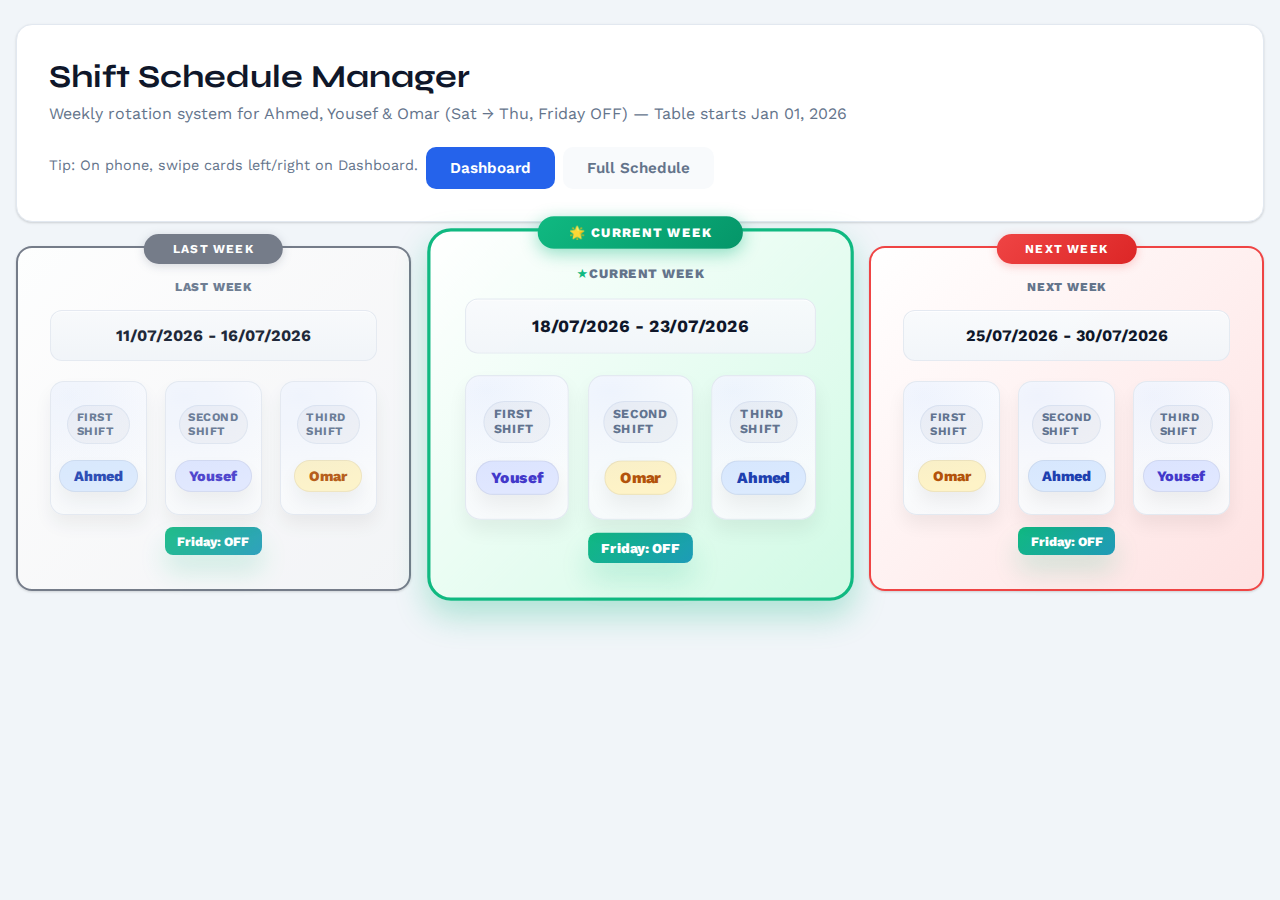
<file: index.html>
<!DOCTYPE html>
<html lang="en">
<head>
  <meta charset="UTF-8" />
  <meta name="viewport" content="width=device-width, initial-scale=1.0" />
  <title>Shift Schedule Manager</title>

  <!-- Fonts (works online; if offline, browser will fallback gracefully) -->
  <link href="https://fonts.googleapis.com/css2?family=Syne:wght@400;600;700;800&family=Work+Sans:wght@300;400;500&display=swap" rel="stylesheet">

  <link rel="stylesheet" href="style.css" />
</head>
<body>
  <div class="container">
    <header>
      <h1>Shift Schedule Manager</h1>
      <p class="subtitle">Weekly rotation system for Ahmed, Yousef &amp; Omar (Sat → Thu, Friday OFF) — Table starts Jan 01, 2026</p>

      <div class="nav-tabs">
        <div class="subtitle" style="margin-top:.6rem;font-size:.9rem;">Tip: On phone, swipe cards left/right on Dashboard.</div>
        <button class="tab-btn active" data-tab="dashboard">Dashboard</button>
        <button class="tab-btn" data-tab="schedule">Full Schedule</button>
      </div>
    </header>

    <!-- Dashboard Tab -->
    <div id="dashboard" class="tab-content active">
      <div class="dashboard" id="dashboardContent"></div>
    </div>

    <!-- Schedule Tab -->
    <div id="schedule" class="tab-content">
      <div class="schedule-section">
        <div class="schedule-controls">
          <button class="filter-btn" data-person="Ahmed">Ahmed</button>
          <button class="filter-btn" data-person="Yousef">Yousef</button>
          <button class="filter-btn" data-person="Omar">Omar</button>
          <button class="filter-btn" data-clear="1">Clear</button>
          <button class="action-btn" id="goCurrentBtn">Go to Current Week</button>
        </div>

        <div style="overflow-x:auto;border-radius:10px;">
          <table class="schedule-table" id="scheduleTable">
            <thead>
              <tr>
                <th>Week #</th>
                <th>Start (Sat)</th>
                <th>End (Thu)</th>
                <th>First</th>
                <th>Second</th>
                <th>Third</th>
                <th>Friday</th>
              </tr>
            </thead>
            <tbody id="scheduleBody"></tbody>
          </table>
        </div>
      </div>
    </div>
  </div>

  <div id="newWeekBanner" class="new-week-banner">🎉 New Week Started!</div>

  <script src="app.js"></script>
</body>
</html>
</file>
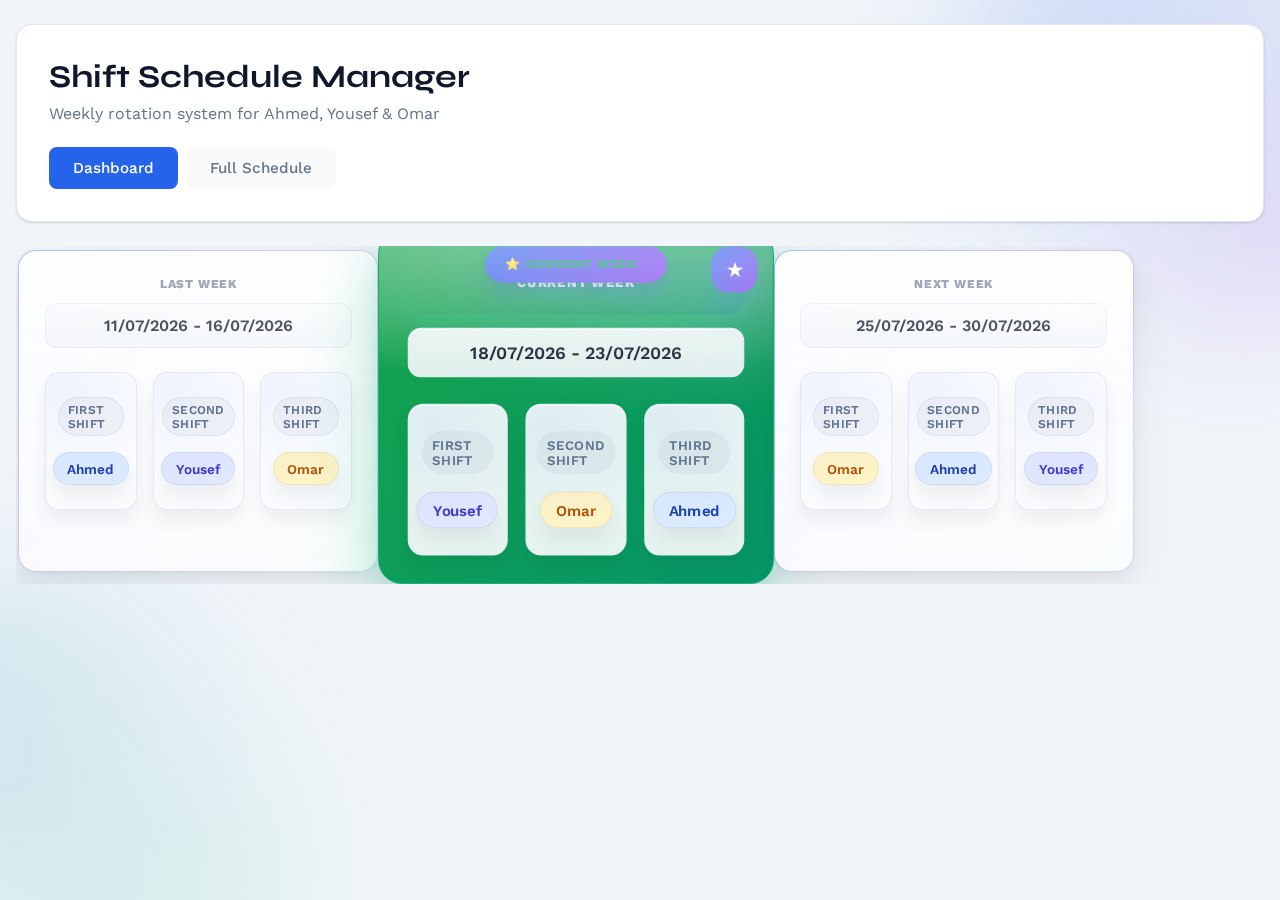
<file: shift-schedule-premium-cards-v6.html>
<!DOCTYPE html>
<html lang="en">
<head>
    <meta charset="UTF-8">
    <meta name="viewport" content="width=device-width, initial-scale=1.0">
    <title>Shift Schedule Manager</title>
    <link href="https://fonts.googleapis.com/css2?family=Syne:wght@400;600;700;800&family=Work+Sans:wght@300;400;500&display=swap" rel="stylesheet">
    <style>
        :root {
            --primary: #2563eb;
            --secondary: #7c3aed;
            --accent: #0891b2;
            --dark: #1e293b;
            --light: #f8fafc;
            --card-bg: #FFFFFF;
            --border: #e2e8f0;
            --success: #10b981;
            --text-primary: #0f172a;
            --text-secondary: #64748b;
            --shadow: 0 4px 6px -1px rgba(0, 0, 0, 0.1), 0 2px 4px -1px rgba(0, 0, 0, 0.06);
            --shadow-hover: 0 10px 15px -3px rgba(0, 0, 0, 0.1), 0 4px 6px -2px rgba(0, 0, 0, 0.05);
            --shadow-card: 0 1px 3px 0 rgba(0, 0, 0, 0.1), 0 1px 2px 0 rgba(0, 0, 0, 0.06);
        }

        * {
            margin: 0;
            padding: 0;
            box-sizing: border-box;
        }

        body {
            font-family: 'Work Sans', sans-serif;
            background: #f1f5f9;
            color: var(--text-primary);
            min-height: 100vh;
            padding: 1.5rem 1rem;
            position: relative;
            overflow-x: hidden;
        }

        .container {
            max-width: 1400px;
            margin: 0 auto;
            position: relative;
            z-index: 1;
        }

        header {
            background: var(--card-bg);
            padding: 2rem;
            border-radius: 16px;
            box-shadow: var(--shadow-card);
            margin-bottom: 1.5rem;
            position: relative;
            overflow: hidden;
            border: 1px solid var(--border);
        }

        h1 {
            font-family: 'Syne', sans-serif;
            font-size: 2rem;
            font-weight: 700;
            color: var(--text-primary);
            margin-bottom: 0.5rem;
        }

        .subtitle {
            color: var(--text-secondary);
            font-size: 1rem;
        }

        .nav-tabs {
            display: flex;
            gap: 0.5rem;
            margin-top: 1.5rem;
        }

        .tab-btn {
            font-family: 'Work Sans', sans-serif;
            font-weight: 500;
            padding: 0.75rem 1.5rem;
            border: none;
            background: var(--light);
            color: var(--text-secondary);
            border-radius: 8px;
            cursor: pointer;
            transition: all 0.2s ease;
            font-size: 0.95rem;
        }

        .tab-btn:hover {
            background: #e2e8f0;
            color: var(--text-primary);
        }

        .tab-btn.active {
            background: var(--primary);
            color: white;
        }

        .tab-content {
            display: none;
        }

        .tab-content.active {
            display: block;
        }

        .dashboard {
            display: grid;
            grid-template-columns: repeat(3, 1fr);
            gap: 1.5rem;
        }

        .week-card.empty-card {
            opacity: 0.5;
            border: 2px dashed var(--border);
            background: var(--light);
        }

        @media (max-width: 1024px) {
            .dashboard {
                grid-template-columns: 1fr;
            }
            
            .week-card.current {
                transform: scale(1.02);
            }
        }

        .week-card {
            background: var(--card-bg);
            border-radius: 12px;
            padding: 1.5rem;
            box-shadow: var(--shadow-card);
            border: 1px solid var(--border);
            transition: all 0.3s ease;
            position: relative;
            overflow: visible;
        }

        .week-card:hover {
            box-shadow: var(--shadow-hover);
        }

        .week-card.current {
            border: 3px solid var(--primary);
            box-shadow: 0 8px 20px rgba(37, 99, 235, 0.25);
            transform: scale(1.05);
            background: linear-gradient(135deg, #ffffff 0%, #eff6ff 100%);
        }

        .week-card.current::before {
            content: 'CURRENT WEEK';
            position: absolute;
            top: -12px;
            left: 50%;
            transform: translateX(-50%);
            background: var(--primary);
            color: white;
            padding: 0.4rem 1.5rem;
            font-weight: 700;
            font-size: 0.7rem;
            letter-spacing: 1px;
            border-radius: 20px;
            box-shadow: 0 2px 8px rgba(37, 99, 235, 0.4);
        }

        .week-header {
            text-align: center;
            margin-bottom: 1rem;
        }

        .week-label {
            font-family: 'Work Sans', sans-serif;
            font-size: 0.75rem;
            font-weight: 600;
            color: var(--text-secondary);
            text-transform: uppercase;
            letter-spacing: 0.5px;
            margin-bottom: 0.5rem;
        }

        .date-range {
            color: var(--text-primary);
            font-size: 1rem;
            font-weight: 600;
            text-align: center;
            margin-bottom: 1.5rem;
            padding: 0.75rem;
            background: var(--light);
            border-radius: 8px;
        }

        .shift-grid {
            display: grid;
            grid-template-columns: repeat(3, 1fr);
            gap: 1rem;
        }

        .shift-item {
            display: flex;
            flex-direction: column;
            align-items: center;
            padding: 1.5rem 0.75rem;
            background: white;
            border: 1px solid var(--border);
            border-radius: 8px;
            transition: all 0.2s ease;
        }

        .shift-item:hover {
            border-color: var(--primary);
            box-shadow: 0 2px 8px rgba(37, 99, 235, 0.1);
            transform: translateY(-2px);
        }

        .shift-role {
            font-weight: 600;
            color: var(--text-secondary);
            font-size: 0.75rem;
            margin-bottom: 1rem;
            text-transform: uppercase;
            letter-spacing: 0.3px;
        }

        .shift-person {
            font-weight: 700;
            font-size: 1.25rem;
        }

        .friday-note {
            padding: 1rem;
            background: var(--success);
            border-radius: 8px;
            color: white;
            font-weight: 600;
            text-align: center;
            margin-top: 1rem;
        }

        .schedule-section {
            background: var(--card-bg);
            border-radius: 12px;
            padding: 1.5rem;
            box-shadow: var(--shadow-card);
            border: 1px solid var(--border);
        }

        .schedule-controls {
            display: flex;
            gap: 0.75rem;
            margin-bottom: 1.5rem;
            flex-wrap: wrap;
            align-items: center;
            justify-content: center;
        }

        .filter-btn, .action-btn {
            font-family: 'Work Sans', sans-serif;
            font-weight: 500;
            padding: 0.75rem 1.25rem;
            border: 1px solid var(--border);
            background: white;
            color: var(--text-primary);
            border-radius: 8px;
            cursor: pointer;
            transition: all 0.2s ease;
            font-size: 0.9rem;
        }

        .filter-btn:hover, .action-btn:hover {
            border-color: var(--primary);
            background: #eff6ff;
        }

        .filter-btn.active {
            background: var(--primary);
            color: white;
            border-color: var(--primary);
        }

        .action-btn {
            background: var(--primary);
            color: white;
            border-color: var(--primary);
        }

        .action-btn:hover {
            background: var(--secondary);
            border-color: var(--secondary);
        }

        .schedule-table {
            width: 100%;
            border-collapse: separate;
            border-spacing: 0;
            overflow: hidden;
        }

        .schedule-table thead {
            background: var(--dark);
            color: white;
        }

        .schedule-table th {
            font-family: 'Work Sans', sans-serif;
            font-weight: 600;
            padding: 1rem 0.75rem;
            text-align: left;
            font-size: 0.875rem;
            text-transform: uppercase;
            letter-spacing: 0.5px;
        }

        .schedule-table th:first-child {
            border-top-left-radius: 8px;
        }

        .schedule-table th:last-child {
            border-top-right-radius: 8px;
        }

        .schedule-table tbody tr {
            background: white;
            transition: background 0.2s ease;
        }

        .schedule-table tbody tr:hover {
            background: #f8fafc;
        }

        .schedule-table tbody tr.current-week {
            background: #eff6ff;
            border-left: 3px solid var(--primary);
        }

        .schedule-table td {
            padding: 0.875rem 0.75rem;
            border-bottom: 1px solid var(--border);
            font-size: 0.9rem;
        }

        .schedule-table tbody tr:last-child td {
            border-bottom: none;
        }

        .week-num {
            font-family: 'Syne', sans-serif;
            font-weight: 700;
            color: var(--primary);
            font-size: 1rem;
        }

        .person-badge {
            display: inline-block;
            padding: 0.4rem 0.8rem;
            border-radius: 6px;
            font-weight: 600;
            font-size: 0.85rem;
        }

        .person-ahmed { background: #dbeafe; color: #1e40af; }
        .person-yousef { background: #e0e7ff; color: #4338ca; }
        .person-omar { background: #fef3c7; color: #b45309; }

        .off-badge {
            display: inline-block;
            padding: 0.4rem 0.8rem;
            border-radius: 6px;
            background: var(--success);
            color: white;
            font-weight: 600;
            font-size: 0.8rem;
        }

        @media (max-width: 768px) {
            body {
                padding: 1rem 0.75rem;
            }

            h1 {
                font-size: 1.5rem;
            }

            .subtitle {
                font-size: 0.9rem;
            }

            header {
                padding: 1.5rem;
            }

            .dashboard {
                grid-template-columns: 1fr;
                gap: 1rem;
            }
            
            .week-card.current {
                transform: scale(1);
            }
            
            .shift-grid {
                grid-template-columns: 1fr;
                gap: 0.75rem;
            }

            .nav-tabs {
                flex-direction: column;
                gap: 0.5rem;
            }

            .tab-btn {
                width: 100%;
            }

            .week-card {
                padding: 1.25rem;
            }

            .schedule-section {
                padding: 1rem;
            }

            .schedule-table {
                font-size: 0.8rem;
            }

            .schedule-table th,
            .schedule-table td {
                padding: 0.625rem 0.5rem;
            }

            .schedule-controls {
                flex-direction: column;
                gap: 0.5rem;
            }

            .filter-btn,
            .action-btn {
                width: 100%;
            }
        }

        .loader {
            display: inline-block;
            width: 20px;
            height: 20px;
            border: 3px solid rgba(255, 255, 255, 0.3);
            border-radius: 50%;
            border-top-color: white;
            animation: spin 1s ease-in-out infinite;
        }

        @keyframes spin {
            to { transform: rotate(360deg); }
        }

        .empty-state {
            text-align: center;
            padding: 3rem 2rem;
            color: var(--text-secondary);
        }

        .empty-state h3 {
            font-family: 'Syne', sans-serif;
            font-size: 1.25rem;
            margin-bottom: 0.5rem;
            color: var(--text-primary);
        }

        .empty-state p {
            font-size: 0.95rem;
        }

        .notes-section {
            margin-top: 1rem;
            padding: 1rem;
            background: #fef3c7;
            border-radius: 8px;
            border-left: 3px solid #fbbf24;
        }

        .notes-label {
            font-weight: 600;
            color: #b45309;
            margin-bottom: 0.5rem;
            font-size: 0.85rem;
            text-transform: uppercase;
            letter-spacing: 0.3px;
        }

        .notes-text {
            color: var(--text-primary);
            line-height: 1.6;
        }
    
/* ===============================
   Premium / "Fekhm" Card Upgrade
   (Overrides only — content unchanged)
   =============================== */

/* Soft background blobs (subtle, premium) */
body::before, body::after{
  content:"";
  position:fixed;
  inset:auto;
  width:520px; height:520px;
  border-radius:999px;
  filter: blur(60px);
  opacity:.22;
  z-index:0;
  pointer-events:none;
}
body::before{
  top:-160px; right:-180px;
  background: radial-gradient(circle at 30% 30%, rgba(37,99,235,.85), transparent 60%),
              radial-gradient(circle at 70% 70%, rgba(124,58,237,.75), transparent 55%);
}
body::after{
  bottom:-180px; left:-200px;
  background: radial-gradient(circle at 30% 30%, rgba(8,145,178,.75), transparent 60%),
              radial-gradient(circle at 70% 70%, rgba(16,185,129,.55), transparent 55%);
}

/* Premium card surface */
.week-card{
  border-radius: 18px !important;
  padding: 1.6rem !important;
  background:
    linear-gradient(180deg, rgba(255,255,255,.95), rgba(255,255,255,.90)) padding-box,
    linear-gradient(135deg, rgba(37,99,235,.35), rgba(124,58,237,.22), rgba(8,145,178,.18)) border-box !important;
  border: 1px solid transparent !important;
  box-shadow:
    0 18px 40px rgba(2,6,23,.08),
    0 2px 10px rgba(2,6,23,.05) !important;
  position:relative;
  overflow:hidden;
  transform: translateZ(0);
}

/* subtle inner sheen */
.week-card::after{
  content:"";
  position:absolute;
  inset:-2px;
  background:
    radial-gradient(1200px 240px at 30% 0%, rgba(255,255,255,.75), transparent 55%),
    radial-gradient(800px 220px at 90% 10%, rgba(255,255,255,.45), transparent 60%);
  opacity:.55;
  pointer-events:none;
}

/* Fancy hover */
.week-card:hover{
  transform: translateY(-4px);
  box-shadow:
    0 26px 60px rgba(2,6,23,.12),
    0 6px 16px rgba(2,6,23,.06) !important;
}

/* Current week = premium highlight */
.week-card.current{
  border-radius: 20px !important;
  background:
    linear-gradient(180deg, rgba(255,255,255,.96), rgba(239,246,255,.92)) padding-box,
    linear-gradient(135deg, rgba(37,99,235,.95), rgba(124,58,237,.55)) border-box !important;
  box-shadow:
    0 30px 70px rgba(37,99,235,.22),
    0 10px 18px rgba(2,6,23,.06) !important;
  transform: translateY(-2px) scale(1.04) !important;
}

/* Current badge – metallic look */
.week-card.current::before{
  background: linear-gradient(135deg, rgba(37,99,235,1), rgba(124,58,237,1)) !important;
  box-shadow:
    0 10px 22px rgba(37,99,235,.35),
    0 2px 8px rgba(2,6,23,.15) !important;
  letter-spacing: 1.2px !important;
}

/* Header + date panel upgrades */
.week-header{ margin-bottom: .8rem !important; }
.week-label{
  font-weight: 800 !important;
  letter-spacing: .8px !important;
}
.date-range{
  background:
    linear-gradient(180deg, rgba(248,250,252,.92), rgba(241,245,249,.92)) !important;
  border: 1px solid rgba(226,232,240,.9) !important;
  box-shadow: inset 0 1px 0 rgba(255,255,255,.8);
  border-radius: 12px !important;
}

/* Shift items = mini cards */
.shift-item{
  border-radius: 14px !important;
  background:
    linear-gradient(180deg, rgba(255,255,255,.92), rgba(248,250,252,.92)) !important;
  box-shadow:
    inset 0 1px 0 rgba(255,255,255,.85),
    0 10px 18px rgba(2,6,23,.06) !important;
  border: 1px solid rgba(226,232,240,.95) !important;
  position:relative;
  overflow:hidden;
}
.shift-item::before{
  content:"";
  position:absolute;
  inset:0;
  background: radial-gradient(240px 160px at 20% 10%, rgba(37,99,235,.08), transparent 60%);
  opacity:.9;
  pointer-events:none;
}
.shift-item:hover{
  transform: translateY(-3px) !important;
  border-color: rgba(37,99,235,.45) !important;
}

/* Role label pill */
.shift-role{
  background: rgba(15,23,42,.04);
  padding: .28rem .55rem;
  border-radius: 999px;
  border: 1px solid rgba(226,232,240,.9);
}

/* Person badges – richer */
.person-badge{
  border-radius: 999px !important;
  padding: .45rem .85rem !important;
  box-shadow: 0 10px 18px rgba(2,6,23,.06);
  border: 1px solid rgba(2,6,23,.06);
}

/* OFF badge on dashboard stays nice */
.friday-note{
  background: linear-gradient(135deg, rgba(16,185,129,1), rgba(8,145,178,.9)) !important;
  box-shadow: 0 16px 26px rgba(16,185,129,.18);
}

/* Small polish for schedule table current row */
.schedule-table tbody tr.current-week{
  background: linear-gradient(90deg, rgba(37,99,235,.10), rgba(255,255,255,1)) !important;
  box-shadow: inset 3px 0 0 rgba(37,99,235,.9);
}

/* Mobile: avoid scale jump */
@media (max-width: 1024px){
  .week-card.current{ transform: none !important; }
}


/* ===== Requested update: Current Week bigger + distinctive mark + horizontal scroll for week cards ===== */

/* Make the 3 cards horizontally scrollable (left/right) */
.dashboard{
  display:flex !important;
  gap: 1.1rem !important;
  overflow-x:auto !important;
  padding: .25rem .15rem .75rem !important;
  scroll-snap-type: x mandatory;
  -webkit-overflow-scrolling: touch;
}
.dashboard::-webkit-scrollbar{ height: 10px; }
.dashboard::-webkit-scrollbar-thumb{
  background: rgba(15,23,42,.18);
  border-radius: 999px;
}
.dashboard::-webkit-scrollbar-track{
  background: rgba(15,23,42,.06);
  border-radius: 999px;
}

/* Each card has a nice fixed width, so you can swipe/scroll */
.dashboard .week-card{
  flex: 0 0 360px;
  scroll-snap-align: center;
}

/* Current week bigger + special badge */
.week-card.current{
  transform: translateY(-4px) scale(1.10) !important;
  border-radius: 22px !important;
}
.week-card.current::before{
  content: "⭐ CURRENT WEEK" !important;
  letter-spacing: 1px !important;
  padding: 10px 18px !important;
  border-radius: 999px !important;
}

/* A corner mark */
.week-card.current .current-corner{
  position:absolute;
  top: 14px;
  right: 14px;
  width: 42px; height: 42px;
  border-radius: 16px;
  display:grid; place-items:center;
  background: linear-gradient(135deg, rgba(37,99,235,1), rgba(124,58,237,1));
  color:#fff;
  font-weight: 900;
  box-shadow: 0 16px 28px rgba(37,99,235,.28);
}
@media (max-width: 1024px){
  .dashboard .week-card{ flex-basis: 88vw; }
  .week-card.current{ transform: none !important; }
}


/* =============================
   Current Week Header Green
   ============================= */

.week-card.current .week-header,
.week-card.current .hdr {
  background: linear-gradient(135deg, #16a34a, #059669) !important;
  color: #ffffff !important;
  padding: 14px !important;
  border-radius: 16px !important;
  box-shadow: 0 10px 25px rgba(16,185,129,.35);
}

.week-card.current .week-header .week-label,
.week-card.current .hdr .t {
  color: #ffffff !important;
}

/* Green badge icon */
.week-card.current::before{
  content: "★ CURRENT";
  position:absolute;
  top:14px;
  right:14px;
  background: #ffffff;
  color:#059669;
  font-weight:900;
  font-size:11px;
  padding:6px 10px;
  border-radius:999px;
  box-shadow:0 6px 14px rgba(0,0,0,.15);
}

/* =============================
   Horizontal Scroll Enhancement
   ============================= */

/* Make container clearly scrollable on mobile */
.weekCards {
  display:flex !important;
  gap:16px !important;
  overflow-x:auto !important;
  padding-bottom:12px;
  scroll-snap-type: x mandatory;
  -webkit-overflow-scrolling: touch;
}

/* Hide ugly scrollbar but keep scroll */
.weekCards::-webkit-scrollbar {
  height:6px;
}
.weekCards::-webkit-scrollbar-thumb {
  background:#cbd5e1;
  border-radius:999px;
}

/* Each card snap nicely */
.week-card{
  min-width:85%;
  scroll-snap-align:center;
  flex: 0 0 auto;
}

/* On larger screens revert to grid style */
@media(min-width: 992px){
  .weekCards{
    display:grid !important;
    grid-template-columns: repeat(3,1fr);
    overflow:visible !important;
  }
  .week-card{
    min-width:auto;
  }
}


/* =============================
   FULL GREEN CURRENT WEEK CARD
   ============================= */

.week-card.current {
  background: linear-gradient(135deg, #16a34a, #059669) !important;
  color: #ffffff !important;
  border: 1px solid rgba(16,185,129,.8) !important;
  box-shadow:
    0 25px 60px rgba(16,185,129,.35),
    0 10px 25px rgba(0,0,0,.08) !important;
  transform: scale(1.05);
}

.week-card.current .roleRow,
.week-card.current .roles,
.week-card.current .noteBox {
  background: rgba(255,255,255,.12) !important;
  border-color: rgba(255,255,255,.25) !important;
}

.week-card.current .dates,
.week-card.current .who,
.week-card.current b {
  color: #ffffff !important;
}

/* keep badge readable */
.week-card.current .badge {
  background: rgba(255,255,255,.9) !important;
  color: #065f46 !important;
  border: none !important;
}


/* =============================
   FIX: GREEN CURRENT WEEK CARD (Correct Selector)
   ============================= */

.weekCard.current {
  background: linear-gradient(135deg, #16a34a, #059669) !important;
  color: #ffffff !important;
  border: 1px solid rgba(16,185,129,.8) !important;
  box-shadow:
    0 25px 60px rgba(16,185,129,.35),
    0 10px 25px rgba(0,0,0,.08) !important;
  transform: scale(1.05) !important;
}

.weekCard.current .roleRow,
.weekCard.current .roles,
.weekCard.current .noteBox {
  background: rgba(255,255,255,.12) !important;
  border-color: rgba(255,255,255,.25) !important;
}

.weekCard.current .dates,
.weekCard.current .who,
.weekCard.current b,
.weekCard.current .t {
  color: #ffffff !important;
}

.weekCard.current .badge {
  background: rgba(255,255,255,.9) !important;
  color: #065f46 !important;
  border: none !important;
}

</style>
</head>
<body>
    <div class="container">
        <header>
            <h1>Shift Schedule Manager</h1>
            <p class="subtitle">Weekly rotation system for Ahmed, Yousef & Omar</p>
            <div class="nav-tabs">
                <button class="tab-btn active" onclick="switchTab('dashboard')">Dashboard</button>
                <button class="tab-btn" onclick="switchTab('schedule')">Full Schedule</button>
            </div>
        </header>

        <!-- Dashboard Tab -->
        <div id="dashboard" class="tab-content active">
            <div class="dashboard" id="dashboardContent"></div>
        </div>

        <!-- Schedule Tab -->
        <div id="schedule" class="tab-content">
            <div class="schedule-section">
                <div class="schedule-controls">
                    <button class="filter-btn" onclick="filterByPerson('Ahmed')">Ahmed</button>
                    <button class="filter-btn" onclick="filterByPerson('Yousef')">Yousef</button>
                    <button class="filter-btn" onclick="filterByPerson('Omar')">Omar</button>
                    <button class="filter-btn" onclick="clearFilters()">Clear</button>
                    <button class="action-btn" onclick="goToCurrentWeek()">Go to Current Week</button>
                </div>
                <div style="overflow-x: auto; border-radius: 8px;">
                    <table class="schedule-table" id="scheduleTable">
                        <thead>
                            <tr>
                                <th>Week #</th>
                                <th>Start (Sat)</th>
                                <th>End (Thu)</th>
                                <th>First</th>
                                <th>Second</th>
                                <th>Third</th>
                                <th>Friday</th>
                            </tr>
                        </thead>
                        <tbody id="scheduleBody"></tbody>
                    </table>
                </div>
            </div>
        </div>
    </div>

    <script>
        // Core Data & Configuration
        const PEOPLE = ['Ahmed', 'Yousef', 'Omar'];
        const START_DATE = new Date(2026, 1, 14); // Saturday, February 14, 2026
        const TOTAL_WEEKS = 52;

        // Helper Functions
        function formatDate(date) {
            const day = String(date.getDate()).padStart(2, '0');
            const month = String(date.getMonth() + 1).padStart(2, '0');
            const year = date.getFullYear();
            return `${day}/${month}/${year}`;
        }

        function addDays(date, days) {
            const result = new Date(date);
            result.setDate(result.getDate() + days);
            return result;
        }

        function getWeekRotation(weekIndex) {
            // Week 1: Ahmed=First, Yousef=Second, Omar=Third
            // Week 2: Yousef=First, Omar=Second, Ahmed=Third
            // Week 3: Omar=First, Ahmed=Second, Yousef=Third
            const rotationIndex = weekIndex % 3;
            const rotations = [
                { first: 'Ahmed', second: 'Yousef', third: 'Omar' },
                { first: 'Yousef', second: 'Omar', third: 'Ahmed' },
                { first: 'Omar', second: 'Ahmed', third: 'Yousef' }
            ];
            return rotations[rotationIndex];
        }

        function generateSchedule() {
            const schedule = [];
            for (let i = 0; i < TOTAL_WEEKS; i++) {
                const weekStart = addDays(START_DATE, i * 7);
                const weekEnd = addDays(weekStart, 5); // Thu (week ends Thursday)
                const rotation = getWeekRotation(i);
                
                schedule.push({
                    weekNumber: i + 1,
                    weekStart: weekStart,
                    weekEnd: weekEnd,
                    weekStartFormatted: formatDate(weekStart),
                    weekEndFormatted: formatDate(weekEnd),
                    first: rotation.first,
                    second: rotation.second,
                    third: rotation.third,
                    friday: 'OFF'
                });
            }
            return schedule;
        }

        function getCurrentWeekIndex(schedule) {
            const today = new Date();
            today.setHours(0, 0, 0, 0);
            
            for (let i = 0; i < schedule.length; i++) {
                const weekStart = new Date(schedule[i].weekStart);
                weekStart.setHours(0, 0, 0, 0);
                const weekEnd = addDays(weekStart, 7);
                
                if (today >= weekStart && today < weekEnd) {
                    return i;
                }
            }
            return -1; // Out of range
        }

        function getPersonClass(person) {
            return `person-${person.toLowerCase()}`;
        }

        // Render Functions
        function renderDashboard(schedule, currentWeekIndex) {
            const container = document.getElementById('dashboardContent');
            container.innerHTML = '';

            const today = new Date();
            const scheduleStart = new Date(schedule[0].weekStart);
            const scheduleEnd = addDays(new Date(schedule[schedule.length - 1].weekStart), 7);
            
            // Determine which weeks to show
            let lastWeekIndex, currentWeekIndex_display, nextWeekIndex;
            
            if (today < scheduleStart) {
                // Before schedule starts - show first 3 weeks
                lastWeekIndex = 0;
                currentWeekIndex_display = 1;
                nextWeekIndex = 2;
            } else if (currentWeekIndex === -1) {
                // After schedule ends - show last 3 weeks
                lastWeekIndex = schedule.length - 3;
                currentWeekIndex_display = schedule.length - 2;
                nextWeekIndex = schedule.length - 1;
            } else {
                // During schedule - show previous, current, next
                lastWeekIndex = currentWeekIndex - 1;
                currentWeekIndex_display = currentWeekIndex;
                nextWeekIndex = currentWeekIndex + 1;
            }

            const weeks = [
                { 
                    index: lastWeekIndex, 
                    label: 'Last Week',
                    isCurrent: false 
                },
                { 
                    index: currentWeekIndex_display, 
                    label: 'Current Week',
                    isCurrent: today >= scheduleStart && currentWeekIndex !== -1 && currentWeekIndex_display === currentWeekIndex
                },
                { 
                    index: nextWeekIndex, 
                    label: 'Next Week',
                    isCurrent: false 
                }
            ];

            weeks.forEach(({ index, label, isCurrent }) => {
                // Skip if index is out of range
                if (index < 0 || index >= schedule.length) {
                    // Create empty placeholder card
                    const card = document.createElement('div');
                    card.className = 'week-card empty-card';
                    card.innerHTML = `
                        <div class="empty-state" style="padding: 2rem;">
                            <p style="color: var(--text-secondary);">Not Available</p>
                        </div>
                    `;
                    container.appendChild(card);
                    return;
                }

                const week = schedule[index];
                const card = document.createElement('div');
                card.className = `week-card ${isCurrent ? 'current' : ''}`;
                
                card.innerHTML = `
                    ${isCurrent ? '<div class="current-corner">★</div>' : ''}
                    <div class="week-header">
                        <div class="week-label">${label}</div>
                    </div>
                    <div class="date-range">${week.weekStartFormatted} - ${week.weekEndFormatted}</div>
                    <div class="shift-grid">
                        <div class="shift-item">
                            <span class="shift-role">First Shift</span>
                            <span class="shift-person person-badge ${getPersonClass(week.first)}">${week.first}</span>
                        </div>
                        <div class="shift-item">
                            <span class="shift-role">Second Shift</span>
                            <span class="shift-person person-badge ${getPersonClass(week.second)}">${week.second}</span>
                        </div>
                        <div class="shift-item">
                            <span class="shift-role">Third Shift</span>
                            <span class="shift-person person-badge ${getPersonClass(week.third)}">${week.third}</span>
                        </div>
                    </div>
                `;
                
                container.appendChild(card);
            });
        }

        function renderScheduleTable(schedule, currentWeekIndex) {
            const tbody = document.getElementById('scheduleBody');
            tbody.innerHTML = '';

            if (schedule.length === 0) {
                const row = document.createElement('tr');
                row.innerHTML = `
                    <td colspan="7" style="text-align: center; padding: 2rem; color: var(--text-secondary);">
                        No matching weeks found. Try a different search or filter.
                    </td>
                `;
                tbody.appendChild(row);
                return;
            }

            schedule.forEach((week, index) => {
                const row = document.createElement('tr');
                // Check if this week matches the current week by comparing week numbers
                const isCurrentWeek = currentWeekIndex !== -1 && week.weekNumber === (currentWeekIndex + 1);
                row.className = isCurrentWeek ? 'current-week' : '';
                row.id = `week-${week.weekNumber - 1}`;
                
                row.innerHTML = `
                    <td class="week-num">${week.weekNumber}</td>
                    <td>${week.weekStartFormatted}</td>
                    <td>${week.weekEndFormatted}</td>
                    <td><span class="person-badge ${getPersonClass(week.first)}">${week.first}</span></td>
                    <td><span class="person-badge ${getPersonClass(week.second)}">${week.second}</span></td>
                    <td><span class="person-badge ${getPersonClass(week.third)}">${week.third}</span></td>
                    <td><span class="off-badge">OFF</span></td>
                `;
                
                tbody.appendChild(row);
            });
        }

        // Tab Switching
        function switchTab(tabName) {
            // Hide all tabs
            document.querySelectorAll('.tab-content').forEach(tab => {
                tab.classList.remove('active');
            });
            
            // Remove active class from all buttons
            document.querySelectorAll('.tab-btn').forEach(btn => {
                btn.classList.remove('active');
            });
            
            // Show selected tab
            document.getElementById(tabName).classList.add('active');
            
            // Add active class to clicked button
            event.target.classList.add('active');
        }

        // Filter Functions
        let currentFilter = null;
        let fullSchedule = [];

        function filterByPerson(person) {
            const filterBtns = document.querySelectorAll('.filter-btn');
            filterBtns.forEach(btn => {
                if (btn.textContent === person) {
                    btn.classList.add('active');
                } else if (btn.textContent !== 'Clear') {
                    btn.classList.remove('active');
                }
            });

            currentFilter = person;
            applyFilters();
        }

        function clearFilters() {
            document.querySelectorAll('.filter-btn').forEach(btn => {
                btn.classList.remove('active');
            });
            currentFilter = null;
            
            const currentWeekIndex = getCurrentWeekIndex(fullSchedule);
            renderScheduleTable(fullSchedule, currentWeekIndex);
        }

        function applyFilters() {
            let filtered = [...fullSchedule];

            if (currentFilter) {
                filtered = filtered.filter(week => 
                    week.first === currentFilter || 
                    week.second === currentFilter || 
                    week.third === currentFilter
                );
            }

            const currentWeekIndex = getCurrentWeekIndex(fullSchedule);
            renderScheduleTable(filtered, currentWeekIndex);
        }

        // Go to Current Week
        function goToCurrentWeek() {
            const currentWeekIndex = getCurrentWeekIndex(fullSchedule);
            if (currentWeekIndex !== -1) {
                const row = document.getElementById(`week-${currentWeekIndex}`);
                if (row) {
                    row.scrollIntoView({ behavior: 'smooth', block: 'center' });
                    
                    // Flash effect
                    row.style.animation = 'none';
                    setTimeout(() => {
                        row.style.animation = 'flash 1s ease-out';
                    }, 10);
                }
            }
        }

        // Add flash animation
        const style = document.createElement('style');
        style.textContent = `
            @keyframes flash {
                0%, 100% { background: white; }
                50% { background: #dbeafe; }
            }
        `;
        document.head.appendChild(style);

        // Initialize App
        function init() {
            fullSchedule = generateSchedule();
            const currentWeekIndex = getCurrentWeekIndex(fullSchedule);
            
            console.log('Schedule initialized:', {
                totalWeeks: fullSchedule.length,
                currentWeekIndex: currentWeekIndex,
                currentWeekNumber: currentWeekIndex !== -1 ? currentWeekIndex + 1 : 'N/A',
                today: new Date().toLocaleDateString(),
                scheduleStart: fullSchedule[0].weekStartFormatted,
                scheduleEnd: fullSchedule[fullSchedule.length - 1].weekEndFormatted
            });
            
            renderDashboard(fullSchedule, currentWeekIndex);
            renderScheduleTable(fullSchedule, currentWeekIndex);
            
            // Auto-refresh dashboard every minute to keep it current
            setInterval(() => {
                const newCurrentWeekIndex = getCurrentWeekIndex(fullSchedule);
                if (newCurrentWeekIndex !== currentWeekIndex) {
                    console.log('Week changed - refreshing dashboard');
                    renderDashboard(fullSchedule, newCurrentWeekIndex);
                    renderScheduleTable(fullSchedule, newCurrentWeekIndex);
                }
            }, 60000); // Check every minute
        }

        // Run on page load
        window.addEventListener('DOMContentLoaded', init);
    

/* =============================
   New Week Started 🎉 Feature
   ============================= */

const WEEK_TRACK_KEY = "wardiya_last_seen_week";

function checkNewWeek(weeks){
  const currentIndex = findCurrentWeekIndex(weeks);
  if(currentIndex === -1) return;

  const lastSeen = localStorage.getItem(WEEK_TRACK_KEY);

  if(lastSeen === null){
    localStorage.setItem(WEEK_TRACK_KEY, currentIndex);
    return;
  }

  if(Number(lastSeen) !== currentIndex){
    localStorage.setItem(WEEK_TRACK_KEY, currentIndex);

    const banner = document.createElement("div");
    banner.innerHTML = "🎉 New Week Started! Week #" + weeks[currentIndex].week;
    banner.style.position = "fixed";
    banner.style.top = "20px";
    banner.style.left = "50%";
    banner.style.transform = "translateX(-50%)";
    banner.style.background = "linear-gradient(135deg,#16a34a,#059669)";
    banner.style.color = "#fff";
    banner.style.padding = "14px 22px";
    banner.style.borderRadius = "14px";
    banner.style.fontWeight = "bold";
    banner.style.boxShadow = "0 15px 35px rgba(16,185,129,.35)";
    banner.style.zIndex = "9999";
    banner.style.fontSize = "14px";

    document.body.appendChild(banner);

    setTimeout(()=>{
      banner.style.transition = "opacity .5s ease";
      banner.style.opacity = "0";
      setTimeout(()=>banner.remove(), 500);
    }, 4000);
  }
}

/* Hook into init */
const originalInit = init;
init = function(){
  originalInit();
  checkNewWeek(weeks);
};

</script>
</body>
</html>
</file>
<file: style.css>
:root {
      --primary: #2563eb;
      --secondary: #7c3aed;
      --accent: #0891b2;
      --dark: #1e293b;
      --light: #f8fafc;
      --card-bg: #ffffff;
      --border: #e2e8f0;
      --success: #10b981;
      --text-primary: #0f172a;
      --text-secondary: #64748b;
      --shadow: 0 4px 6px -1px rgba(0,0,0,.10), 0 2px 4px -1px rgba(0,0,0,.06);
      --shadow-hover: 0 10px 15px -3px rgba(0,0,0,.10), 0 4px 6px -2px rgba(0,0,0,.05);
      --shadow-card: 0 1px 3px 0 rgba(0,0,0,.10), 0 1px 2px 0 rgba(0,0,0,.06);

      /* Week colors */
      --current-green: #10b981;
      --current-green-light: #d1fae5;
      --last-gray: #6b7280;
      --last-gray-light: #f3f4f6;
      --next-red: #ef4444;
      --next-red-light: #fee2e2;
    }

    * { margin: 0; padding: 0; box-sizing: border-box; }

    body{
      font-family: "Work Sans", system-ui, -apple-system, Segoe UI, Roboto, Arial, sans-serif;
      background: #f1f5f9;
      color: var(--text-primary);
      min-height: 100vh;
      padding: 1.5rem 1rem;
      overflow-x: hidden;
    }

    .container{ max-width: 1400px; margin: 0 auto; position: relative; z-index: 1; }

    header{
      background: var(--card-bg);
      padding: 2rem;
      border-radius: 16px;
      box-shadow: var(--shadow-card);
      margin-bottom: 1.5rem;
      border: 1px solid var(--border);
    }

    h1{
      font-family: "Syne", system-ui, sans-serif;
      font-size: 2rem;
      font-weight: 700;
      margin-bottom: .5rem;
    }
    .subtitle{ color: var(--text-secondary); font-size: 1rem; }

    .nav-tabs{ display: flex; gap: .5rem; margin-top: 1.5rem; flex-wrap: wrap; }
    .tab-btn{
      font-family: "Work Sans", system-ui, sans-serif;
      font-weight: 600;
      padding: .75rem 1.5rem;
      border: none;
      background: var(--light);
      color: var(--text-secondary);
      border-radius: 10px;
      cursor: pointer;
      transition: all .2s ease;
      font-size: .95rem;
    }
    .tab-btn:hover{ background:#e2e8f0; color: var(--text-primary); }
    .tab-btn.active{ background: var(--primary); color: #fff; }

    .tab-content{ display:none; }
    .tab-content.active{ display:block; }

    /* Dashboard */
    .dashboard{
      display: grid;
      grid-template-columns: repeat(3, 1fr);
      gap: 2rem;
    }

    .week-card{
      background: var(--card-bg);
      border-radius: 16px;
      padding: 2rem;
      box-shadow: var(--shadow-card);
      border: 1px solid var(--border);
      transition: transform .25s ease, box-shadow .25s ease, border-color .25s ease;
      position: relative;
      overflow: visible;
    }
    .week-card:hover{ box-shadow: var(--shadow-hover); transform: translateY(-2px); }

    .week-card.empty-card{
      opacity: .55;
      border: 2px dashed var(--border);
      background: var(--light);
    }

    /* Current */
    .week-card.current{
      border: 3px solid var(--current-green);
      box-shadow: 0 14px 30px rgba(16,185,129,.30);
      transform: translateY(-4px) scale(1.08);
      background: linear-gradient(135deg, #ffffff 0%, var(--current-green-light) 100%);
      border-radius: 22px;
    }
    .week-card.current::before{
      content: "🌟 CURRENT WEEK";
      position:absolute;
      top:-14px;
      left:50%;
      transform: translateX(-50%);
      background: linear-gradient(135deg, var(--current-green), #059669);
      color:#fff;
      padding: .5rem 1.8rem;
      font-weight: 800;
      font-size: .75rem;
      letter-spacing: 1.2px;
      border-radius: 999px;
      box-shadow: 0 4px 16px rgba(16,185,129,.45);
      animation: pulse-green 2s infinite;
      z-index: 2;
      white-space: nowrap;
    }
    @keyframes pulse-green{
      0%,100%{ box-shadow: 0 4px 16px rgba(16,185,129,.45); }
      50%{ box-shadow: 0 6px 26px rgba(16,185,129,.75); }
    }
    /* Rotating star */
    .week-card.current .week-label::before{
      content:"★ ";
      color: var(--current-green);
      animation: rotate-star 3s linear infinite;
      display:inline-block;
    }
    @keyframes rotate-star{ from{transform:rotate(0)} to{transform:rotate(360deg)} }

    /* Last */
    .week-card.last{
      border: 2px solid var(--last-gray);
      background: linear-gradient(135deg, #ffffff 0%, var(--last-gray-light) 100%);
      opacity: .92;
    }
    .week-card.last::before{
      content:"LAST WEEK";
      position:absolute;
      top:-14px;
      left:50%;
      transform: translateX(-50%);
      background: var(--last-gray);
      color:#fff;
      padding: .5rem 1.8rem;
      font-weight: 700;
      font-size: .75rem;
      letter-spacing: 1.2px;
      border-radius: 999px;
      box-shadow: 0 2px 10px rgba(107,114,128,.28);
      z-index:2;
      white-space: nowrap;
    }

    /* Next */
    .week-card.next{
      border: 2px solid var(--next-red);
      background: linear-gradient(135deg, #ffffff 0%, var(--next-red-light) 100%);
    }
    .week-card.next::before{
      content:"NEXT WEEK";
      position:absolute;
      top:-14px;
      left:50%;
      transform: translateX(-50%);
      background: linear-gradient(135deg, var(--next-red), #dc2626);
      color:#fff;
      padding: .5rem 1.8rem;
      font-weight: 700;
      font-size: .75rem;
      letter-spacing: 1.2px;
      border-radius: 999px;
      box-shadow: 0 2px 10px rgba(239,68,68,.28);
      z-index:2;
      white-space: nowrap;
    }

    .week-header{ text-align:center; margin-bottom: 1rem; }
    .week-label{
      font-size: .75rem;
      font-weight: 800;
      color: var(--text-secondary);
      text-transform: uppercase;
      letter-spacing: .8px;
      margin-bottom: .5rem;
    }
    .date-range{
      color: var(--text-primary);
      font-size: 1rem;
      font-weight: 700;
      text-align:center;
      margin-bottom: 1.25rem;
      padding: .95rem;
      background: linear-gradient(180deg, rgba(248,250,252,.92), rgba(241,245,249,.92));
      border-radius: 12px;
      border: 1px solid rgba(226,232,240,.9);
      box-shadow: inset 0 1px 0 rgba(255,255,255,.8);
    }

    .shift-grid{ display:grid; grid-template-columns: repeat(3,1fr); gap: 1.1rem; }

    .shift-item{
      display:flex;
      flex-direction:column;
      align-items:center;
      padding: 1.4rem 1rem;
      background: linear-gradient(180deg, rgba(255,255,255,.92), rgba(248,250,252,.92));
      border: 1px solid rgba(226,232,240,.95);
      border-radius: 14px;
      transition: all .2s ease;
      position: relative;
      overflow:hidden;
      box-shadow: inset 0 1px 0 rgba(255,255,255,.85), 0 10px 18px rgba(2,6,23,.06);
    }
    .shift-item::before{
      content:"";
      position:absolute;
      inset:0;
      background: radial-gradient(240px 160px at 20% 10%, rgba(37,99,235,.08), transparent 60%);
      opacity:.9;
      pointer-events:none;
    }
    .shift-item:hover{
      transform: translateY(-3px);
      border-color: rgba(37,99,235,.45);
      box-shadow: 0 14px 28px rgba(2,6,23,.08);
      background:#fff;
    }
    .shift-role{
      font-weight: 700;
      color: var(--text-secondary);
      font-size: .72rem;
      margin-bottom: 1rem;
      text-transform: uppercase;
      letter-spacing: .5px;
      background: rgba(15,23,42,.04);
      padding: .28rem .55rem;
      border-radius: 999px;
      border: 1px solid rgba(226,232,240,.9);
    }
    .shift-person{ font-weight: 800; font-size: 1.15rem; }

    .person-badge{
      display:inline-block;
      padding: .45rem .85rem;
      border-radius: 999px;
      font-weight: 800;
      font-size: .9rem;
      box-shadow: 0 10px 18px rgba(2,6,23,.06);
      border: 1px solid rgba(2,6,23,.06);
    }
    .person-ahmed { background:#dbeafe; color:#1e40af; }
    .person-yousef{ background:#e0e7ff; color:#4338ca; }
    .person-omar  { background:#fef3c7; color:#b45309; }

    .schedule-section{
      background: var(--card-bg);
      border-radius: 12px;
      padding: 1.5rem;
      box-shadow: var(--shadow-card);
      border: 1px solid var(--border);
    }

    .schedule-controls{
      display:flex;
      gap: .75rem;
      margin-bottom: 1.25rem;
      flex-wrap:wrap;
      align-items:center;
      justify-content:center;
    }

    .filter-btn, .action-btn{
      font-family: "Work Sans", system-ui, sans-serif;
      font-weight: 700;
      padding: .75rem 1.25rem;
      border: 1px solid var(--border);
      background:#fff;
      color: var(--text-primary);
      border-radius: 10px;
      cursor:pointer;
      transition: all .2s ease;
      font-size: .9rem;
    }
    .filter-btn:hover, .action-btn:hover{ border-color: var(--primary); background:#eff6ff; }
    .filter-btn.active{ background: var(--primary); color:#fff; border-color: var(--primary); }
    .action-btn{ background: var(--primary); color:#fff; border-color: var(--primary); }
    .action-btn:hover{ background: var(--secondary); border-color: var(--secondary); }

    .schedule-table{
      width:100%;
      border-collapse: separate;
      border-spacing: 0;
      overflow:hidden;
    }
    .schedule-table thead{ background: var(--dark); color:#fff; }
    .schedule-table th{
      font-weight: 800;
      padding: 1rem .75rem;
      text-align:left;
      font-size: .82rem;
      text-transform: uppercase;
      letter-spacing: .5px;
      white-space: nowrap;
    }
    .schedule-table th:first-child{ border-top-left-radius: 10px; }
    .schedule-table th:last-child{ border-top-right-radius: 10px; }

    .schedule-table tbody tr{ background:#fff; transition: background .2s ease; }
    .schedule-table tbody tr:hover{ background:#f8fafc; }

    .schedule-table tbody tr.current-week{
      background: linear-gradient(90deg, rgba(37,99,235,.10), rgba(255,255,255,1));
      box-shadow: inset 3px 0 0 rgba(37,99,235,.9);
    }

    .schedule-table td{
      padding: .875rem .75rem;
      border-bottom: 1px solid var(--border);
      font-size: .92rem;
      white-space: nowrap;
    }
    .schedule-table tbody tr:last-child td{ border-bottom:none; }

    .week-num{
      font-family: "Syne", system-ui, sans-serif;
      font-weight: 800;
      color: var(--primary);
      font-size: 1rem;
    }

    .off-badge{
      display:inline-block;
      padding: .4rem .8rem;
      border-radius: 8px;
      background: linear-gradient(135deg, rgba(16,185,129,1), rgba(8,145,178,.9));
      color:#fff;
      font-weight: 800;
      font-size: .8rem;
      box-shadow: 0 16px 26px rgba(16,185,129,.18);
    }

    /* Mobile improvements + Dashboard swipe */
    @media (max-width: 1024px){
      .dashboard{
        display:flex;
        gap: 14px;
        overflow-x:auto;
        padding-bottom: 12px;
        scroll-snap-type: x mandatory;
        -webkit-overflow-scrolling: touch;
      }
      .dashboard .week-card{
        flex: 0 0 86%;
        scroll-snap-align: center;
      }
      .week-card.current{ transform: translateY(-2px) scale(1.03); }
      .shift-grid{ grid-template-columns: 1fr; gap: .75rem; }
    }

    .dashboard::-webkit-scrollbar{ height: 10px; }
    .dashboard::-webkit-scrollbar-thumb{ background: rgba(15,23,42,.18); border-radius: 999px; }
    .dashboard::-webkit-scrollbar-track{ background: rgba(15,23,42,.06); border-radius: 999px; }

    @media (max-width: 768px){
      body{ padding: 1rem .75rem; }
      header{ padding: 1.5rem; }
      h1{ font-size: 1.5rem; }
      .nav-tabs{ flex-direction: column; }
      .tab-btn{ width:100%; }
      .schedule-controls{ flex-direction: column; }
      .filter-btn, .action-btn{ width:100%; }
    }

    /* New week banner */
    .new-week-banner{
      position: fixed;
      top: 18px;
      left: 50%;
      transform: translateX(-50%);
      background: linear-gradient(135deg, #16a34a, #059669);
      color: #fff;
      padding: 14px 18px;
      border-radius: 14px;
      font-weight: 900;
      box-shadow: 0 15px 35px rgba(16,185,129,.35);
      z-index: 9999;
      font-size: 14px;
      opacity: 0;
      transition: opacity .25s ease, transform .25s ease;
      white-space: nowrap;
      pointer-events: none;
    }
    .new-week-banner.show{
      opacity: 1;
      transform: translateX(-50%) translateY(0);
      pointer-events: auto;
    }


/* =========================================
   Mobile Card Tuning (Phone-friendly Cards)
   ========================================= */
@media (max-width: 480px){
  /* Give cards more breathing room without feeling cramped */
  .week-card{
    padding: 1.15rem !important;
    border-radius: 18px !important;
  }

  /* Make the ribbon/badge fit small screens */
  .week-card.current::before,
  .week-card.last::before,
  .week-card.next::before{
    top: -12px !important;
    font-size: 11px !important;
    padding: 6px 12px !important;
    letter-spacing: .8px !important;
    max-width: calc(100% - 24px);
    text-align: center;
  }

  .week-header{ margin-bottom: .75rem !important; }
  .week-label{
    font-size: 11px !important;
    letter-spacing: 1px !important;
  }

  .date-range{
    font-size: .95rem !important;
    padding: .75rem .8rem !important;
    border-radius: 14px !important;
  }

  /* One column shifts for readability */
  .shift-grid{
    grid-template-columns: 1fr !important;
    gap: .7rem !important;
  }

  .shift-item{
    padding: 1rem .9rem !important;
    border-radius: 16px !important;
  }

  .shift-role{
    font-size: 11px !important;
    margin-bottom: .65rem !important;
  }

  .shift-person{
    font-size: 1.08rem !important;
  }

  .person-badge{
    padding: .42rem .78rem !important;
    font-size: .88rem !important;
  }

  /* Current card highlight should not feel too huge on tiny screens */
  .week-card.current{
    transform: translateY(-2px) scale(1.02) !important;
  }

  /* Banner fits phone width */
  .new-week-banner{
    width: calc(100% - 24px);
    max-width: 520px;
    text-align: center;
    white-space: normal;
    line-height: 1.25;
  }

  /* Table container: nicer on phone */
  .schedule-section{ padding: 1rem !important; }
}


/* Subtle swipe hint (mobile) */
@media (max-width: 1024px){
  #dashboard .dashboard{
    position: relative;
  }
  #dashboard .dashboard::before,
  #dashboard .dashboard::after{
    content:"";
    position:absolute;
    top:0; bottom: 0;
    width: 22px;
    pointer-events:none;
    z-index: 2;
  }
  #dashboard .dashboard::before{
    left:0;
    background: linear-gradient(90deg, rgba(241,245,249,1), rgba(241,245,249,0));
  }
  #dashboard .dashboard::after{
    right:0;
    background: linear-gradient(270deg, rgba(241,245,249,1), rgba(241,245,249,0));
  }
}
</file>
